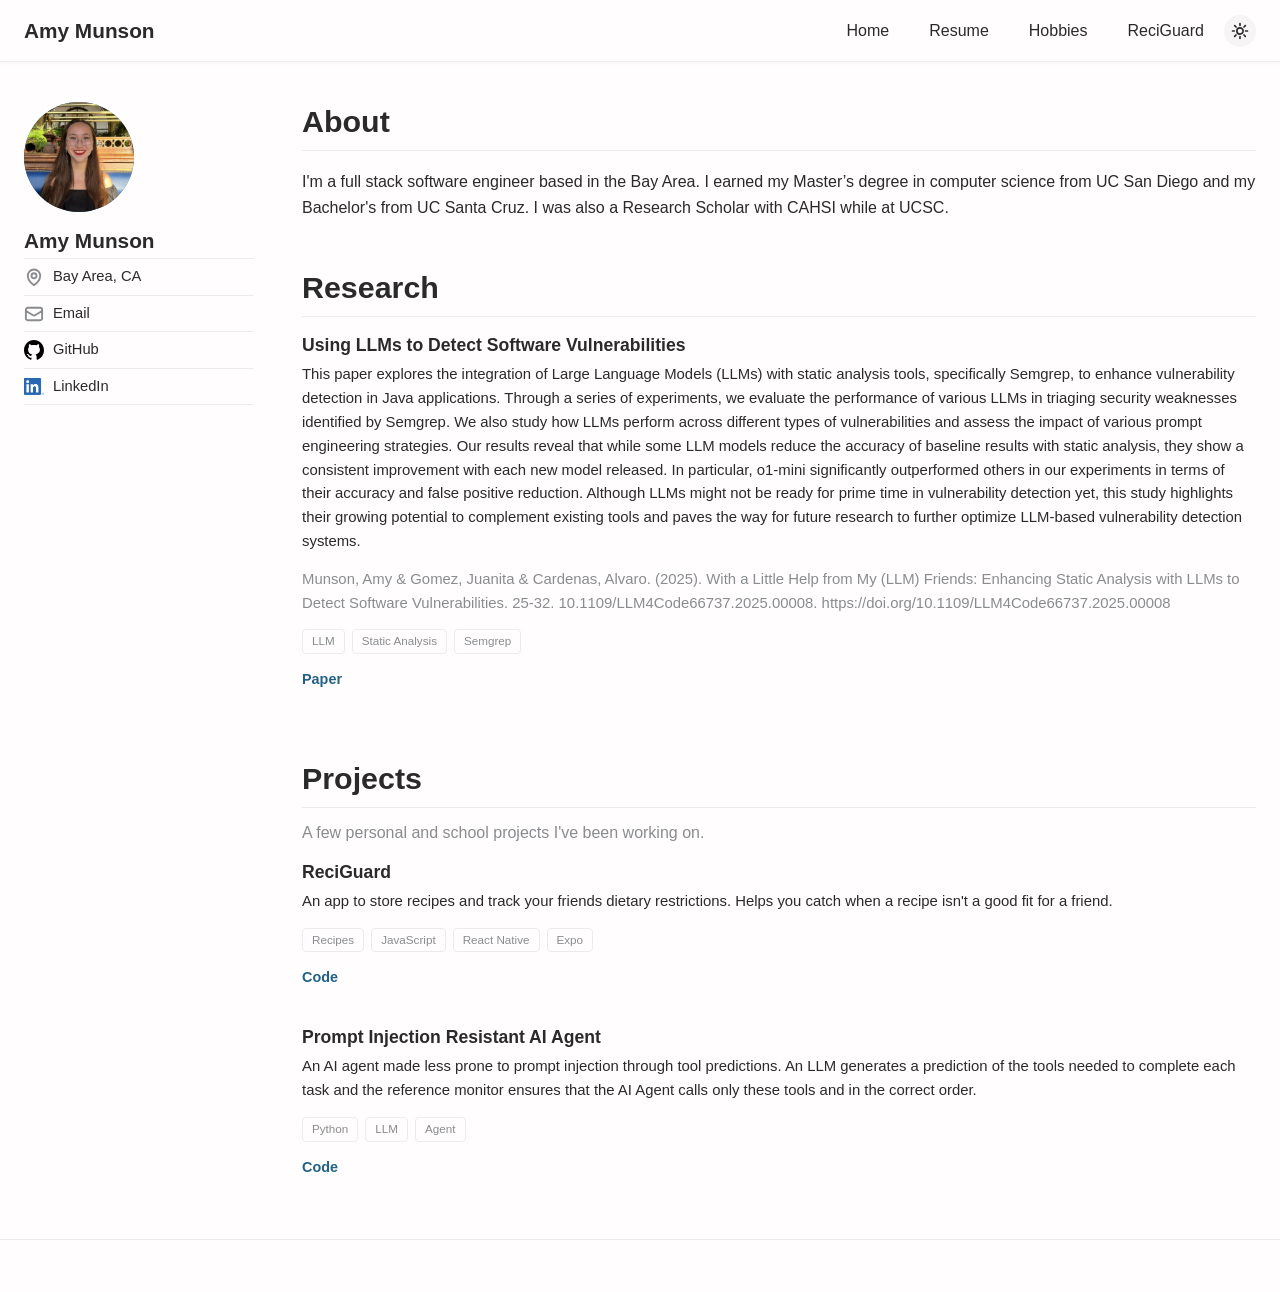
<file: index.html>
<!DOCTYPE html>
<html lang="en" data-theme="light">
<head>
  <meta charset="UTF-8" />
  <meta name="viewport" content="width=device-width, initial-scale=1.0" />
  <title>Amy Munson</title>
  <meta name="description" content="Personal site for Amy Munson. Full stack software engineer in the Bay Area that went to UCSD and UCSC." />
  <meta name="robots" content="noimageindex" />
  <meta http-equiv="Content-Security-Policy" content="default-src 'self'; style-src 'self' https://fonts.googleapis.com; font-src https://fonts.gstatic.com; img-src 'self' data:; script-src 'self'; base-uri 'self'; form-action 'none'; frame-ancestors 'none'" />
  <link rel="icon" href="data:," />
  <link rel="preconnect" href="https://fonts.googleapis.com" />
  <link rel="preconnect" href="https://fonts.gstatic.com" crossorigin />
  <link href="https://fonts.googleapis.com/css2?family=Inter:wght@400;500;600;700&display=swap" rel="stylesheet" />
  <link rel="stylesheet" href="style.css" />
</head>
<body>
  <!-- ===== Masthead / top nav ===== -->
  <header class="masthead">
    <div class="masthead-inner">
      <a class="site-title" href="#">Amy Munson</a>
      <div class="nav-cluster">
        <nav id="site-nav" class="site-nav">
          <a href="#">Home</a>
          <!-- <a href="#research">Research</a>
          <a href="#projects">Projects</a> -->
          <a href="assets/resume.pdf" target="_blank" rel="noopener nofollow">Resume</a>
          <a href="fun.html">Hobbies</a>
          <a href="reciguard/">ReciGuard</a>
        </nav>
        <button id="theme-toggle" class="theme-toggle" aria-label="Toggle color theme" title="Toggle theme">
          <span class="theme-icon" aria-hidden="true">
            <svg class="theme-icon-sun" xmlns="http://www.w3.org/2000/svg" fill="none" viewBox="0 0 24 24" stroke-width="2" stroke="currentColor">
              <path stroke-linecap="round" stroke-linejoin="round" d="M12 3v2.25m6.364.386-1.591 1.591M21 12h-2.25m-.386 6.364-1.591-1.591M12 18.75V21m-4.773-4.227-1.591 1.591M5.25 12H3m4.227-4.773L5.636 5.636M15.75 12a3.75 3.75 0 1 1-7.5 0 3.75 3.75 0 0 1 7.5 0Z" />
            </svg>
            <svg class="theme-icon-moon" xmlns="http://www.w3.org/2000/svg" fill="none" viewBox="0 0 24 24" stroke-width="2" stroke="currentColor">
              <path stroke-linecap="round" stroke-linejoin="round" d="M21.752 15.002A9.72 9.72 0 0 1 18 15.75c-5.385 0-9.75-4.365-9.75-9.75 0-1.33.266-2.597.748-3.752A9.753 9.753 0 0 0 3 11.25C3 16.635 7.365 21 12.75 21a9.753 9.753 0 0 0 9.002-5.998Z" />
            </svg>
          </span>
        </button>
        <button id="nav-toggle" class="nav-toggle" aria-label="Toggle menu" aria-expanded="false" aria-controls="site-nav">
          <span class="nav-toggle-icon" aria-hidden="true">
            <svg class="nav-icon-menu" xmlns="http://www.w3.org/2000/svg" fill="none" viewBox="0 0 24 24" stroke-width="2" stroke="currentColor">
              <path stroke-linecap="round" stroke-linejoin="round" d="M3.75 6.75h16.5M3.75 12h16.5M3.75 17.25h16.5" />
            </svg>
            <svg class="nav-icon-close" xmlns="http://www.w3.org/2000/svg" fill="none" viewBox="0 0 24 24" stroke-width="2" stroke="currentColor">
              <path stroke-linecap="round" stroke-linejoin="round" d="M6 18 18 6M6 6l12 12" />
            </svg>
          </span>
        </button>
      </div>
    </div>
  </header>

  <div id="top" class="page-wrap">
    <!-- ===== Left author sidebar ===== -->
    <aside class="author">
      <!-- Swap this <div> for <img class="author-avatar" src="avatar.jpg" alt="Amy Munson" /> when you have a photo -->
      <img class="author-avatar" src="assets/profile.jpg" alt="Amy Munson" />
      <h2 class="author-name">Amy Munson</h2>
      <!-- <p class="author-bio">Short one-liner about what you do — e.g. "Software developer building tools for the web."</p> -->

      <ul class="author-links">
        <li>
          <span class="ico">
            <svg xmlns="http://www.w3.org/2000/svg" fill="none" viewBox="0 0 24 24" strokeWidth={4} stroke="currentColor" className="size-6">
              <path strokeLinecap="round" strokeLinejoin="round" d="M15 10.5a3 3 0 1 1-6 0 3 3 0 0 1 6 0Z" />
              <path strokeLinecap="round" strokeLinejoin="round" d="M19.5 10.5c0 7.142-7.5 11.25-7.5 11.25S4.5 17.642 4.5 10.5a7.5 7.5 0 1 1 15 0Z" />
            </svg>
          </span> 
          Bay Area, CA
        </li>
        <li>
          <span class="ico">
            <svg xmlns="http://www.w3.org/2000/svg" fill="none" viewBox="0 0 24 24" strokeWidth={4} stroke="currentColor" className="size-6">
              <path strokeLinecap="round" strokeLinejoin="round" d="M21.75 6.75v10.5a2.25 2.25 0 0 1-2.25 2.25h-15a2.25 2.25 0 0 1-2.25-2.25V6.75m19.5 0A2.25 2.25 0 0 0 19.5 4.5h-15a2.25 2.25 0 0 0-2.25 2.25m19.5 0v.243a2.25 2.25 0 0 1-1.07 1.916l-7.5 4.615a2.25 2.25 0 0 1-2.36 0L3.32 8.91a2.25 2.25 0 0 1-1.07-1.916V6.75" />
            </svg>
          </span>
          <a data-email="amunson95070,gmail.com">Email</a>
        </li>
        <li>
          <img class="ico" src="assets/GitHub_Invertocat_Black.svg" data-light-src="assets/GitHub_Invertocat_Black.svg" data-dark-src="assets/GitHub_Invertocat_White.svg" alt="GitHub Logo" />
          <a href="https://github.com/amysmunson" target="_blank" rel="noopener">GitHub</a>
        </li>
        <li>
          <img class="ico" src="assets/LI-In-Bug.png" data-light-src="assets/LI-In-Bug.png" data-dark-src="assets/InBug-White.png" alt="LinkedIn Logo" />
          <a href="https://www.linkedin.com/in/amy-munson-6a7361210" target="_blank" rel="noopener">LinkedIn</a>
        </li>
      </ul>
    </aside>

    <!-- ===== Main content ===== -->
     <!-- tst -->
    <main class="content">
      <!-- About -->
      <section id="about" class="page-section">
        <h1 class="page-title">About</h1>
        <p>
          I'm a full stack software engineer based in the Bay Area. I earned my Master’s degree in computer science from UC San Diego and my Bachelor's from UC Santa Cruz. I was also a Research Scholar with CAHSI while at UCSC. 
        </p>
      </section>


      <!-- Research -->
      <section id="research" class="page-section">
        <h1 class="page-title">Research</h1> 
        <div class="grid">
          <!-- ===== Research Project card ===== -->
          <article class="card">
            <h3 class="card-title">Using LLMs to Detect Software Vulnerabilities</h3>
            <p class="card-desc">
              This paper explores the integration of Large Language Models (LLMs) with static analysis tools, specifically Semgrep, to enhance vulnerability detection in Java applications. Through a series of experiments, we evaluate the performance of various LLMs in triaging security weaknesses identified by Semgrep. We also study how LLMs perform across different types of vulnerabilities and assess the impact of various prompt engineering strategies. Our results reveal that while some LLM models reduce the accuracy of baseline results with static analysis, they show a consistent improvement with each new model released. In particular, o1-mini significantly outperformed others in our experiments in terms of their accuracy and false positive reduction. Although LLMs might not be ready for prime time in vulnerability detection yet, this study highlights their growing potential to complement existing tools and paves the way for future research to further optimize LLM-based vulnerability detection systems.
            </p>
            <p class="card-subtitle">
              Munson, Amy & Gomez, Juanita & Cardenas, Alvaro. (2025). With a Little Help from My (LLM) Friends: Enhancing Static Analysis with LLMs to Detect Software Vulnerabilities. 25-32. 10.1109/LLM4Code66737.2025.00008. 
              https://doi.org/10.1109/LLM4Code66737.2025.00008
            </p>
            <ul class="tags">
              <li>LLM</li>
              <li>Static Analysis</li>
              <li>Semgrep</li>
            </ul>
            <div class="card-links">
              <a href="https://doi.org/10.1109/LLM4Code66737.2025.00008" target="_blank" rel="noopener">Paper</a>
            </div>
          </article>
          <!-- ===== end card ===== -->
         </div>
      </section>

      
      <!-- Projects -->
      <section id="projects" class="page-section">
        <h1 class="page-title">Projects</h1>
        <p class="section-intro">A few personal and school projects I've been working on.

        <div class="grid">
          <article class="card">
            <h3 class="card-title">ReciGuard</h3>
            <p class="card-desc">
              An app to store recipes and track your friends dietary restrictions. Helps you catch when a recipe isn't a good fit for a friend.
            </p>
            <ul class="tags">
              <li>Recipes</li>
              <li>JavaScript</li>
              <li>React Native</li>
              <li>Expo</li>
            </ul>
            <div class="card-links">
              <a href="https://github.com/amysmunson/reciguard" target="_blank" rel="noopener">Code</a>
            </div>
          </article>
          <!-- ===== end card ===== -->

          <article class="card">
            <h3 class="card-title">Prompt Injection Resistant AI Agent</h3>
            <p class="card-desc">
              An AI agent made less prone to prompt injection through tool predictions. An LLM generates a prediction of the tools needed to complete each task and the reference monitor ensures that the AI Agent calls only these tools and in the correct order.
            </p>
            <ul class="tags">
              <li>Python</li>
              <li>LLM</li>
              <li>Agent</li>
            </ul>
            <div class="card-links">
              <a href="https://github.com/amysmunson/LLM_Experiments" target="_blank" rel="noopener">Code</a>
            </div>
          </article>
        </div>
      </section>
    </main>
  </div>

  <footer class="site-footer">
    <!-- <p>© <span id="year"></span> Amy Munson. Built with HTML &amp; CSS, hosted on GitHub Pages.</p> -->
  </footer>

  <script src="script.js"></script>
</body>
</html>
</file>
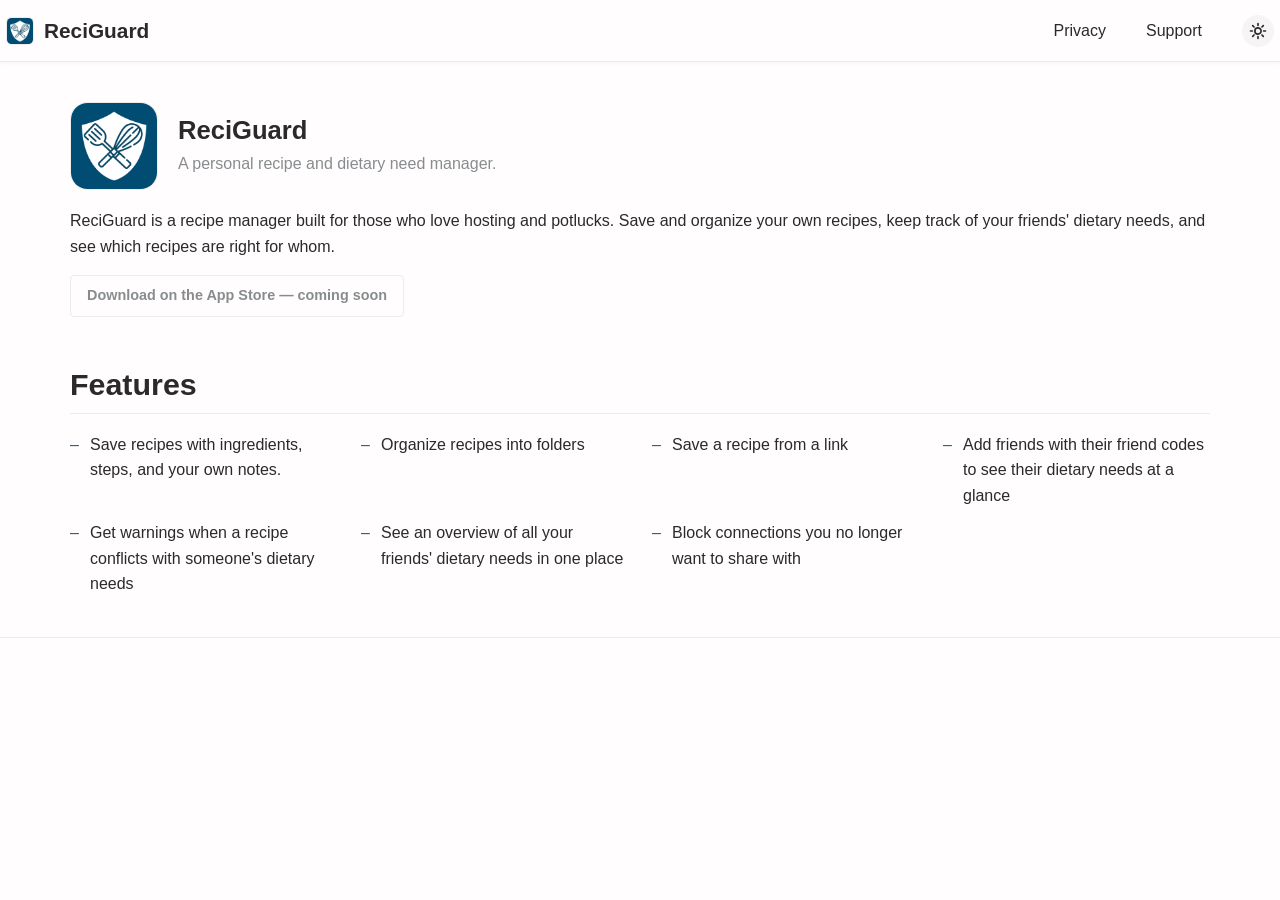
<file: reciguard/index.html>
<!DOCTYPE html>
<html lang="en" data-theme="light">
<head>
  <meta charset="UTF-8" />
  <meta name="viewport" content="width=device-width, initial-scale=1.0" />
  <title>ReciGuard</title>
  <meta name="description" content="ReciGuard is a recipe manager that helps you remember your friends' dietary needs." />
  <meta name="robots" content="noimageindex" />
  <meta http-equiv="Content-Security-Policy" content="default-src 'self'; style-src 'self' https://fonts.googleapis.com; font-src https://fonts.gstatic.com; img-src 'self' data:; script-src 'self'; base-uri 'self'; form-action 'none'; frame-ancestors 'none'" />
  <link rel="icon" href="data:," />
  <link rel="preconnect" href="https://fonts.googleapis.com" />
  <link rel="preconnect" href="https://fonts.gstatic.com" crossorigin />
  <link href="https://fonts.googleapis.com/css2?family=Inter:wght@400;500;600;700&display=swap" rel="stylesheet" />
  <link rel="stylesheet" href="/style.css" />
</head>
<body class="reciguard-page">
  <!-- ===== Masthead / top nav ===== -->
  <header class="masthead">
    <div class="masthead-inner">
      <a class="site-title app-title" href="index.html">
        <img class="app-title-icon" src="/assets/reciguard/icon.png" alt="" />
        ReciGuard
      </a>
      <nav class="site-nav-permanent">
        <a href="privacy.html">Privacy</a>
        <a href="support.html">Support</a>
        <button id="theme-toggle" class="theme-toggle" aria-label="Toggle color theme" title="Toggle theme">
          <span class="theme-icon" aria-hidden="true">
            <svg class="theme-icon-sun" xmlns="http://www.w3.org/2000/svg" fill="none" viewBox="0 0 24 24" stroke-width="2" stroke="currentColor">
              <path stroke-linecap="round" stroke-linejoin="round" d="M12 3v2.25m6.364.386-1.591 1.591M21 12h-2.25m-.386 6.364-1.591-1.591M12 18.75V21m-4.773-4.227-1.591 1.591M5.25 12H3m4.227-4.773L5.636 5.636M15.75 12a3.75 3.75 0 1 1-7.5 0 3.75 3.75 0 0 1 7.5 0Z" />
            </svg>
            <svg class="theme-icon-moon" xmlns="http://www.w3.org/2000/svg" fill="none" viewBox="0 0 24 24" stroke-width="2" stroke="currentColor">
              <path stroke-linecap="round" stroke-linejoin="round" d="M21.752 15.002A9.72 9.72 0 0 1 18 15.75c-5.385 0-9.75-4.365-9.75-9.75 0-1.33.266-2.597.748-3.752A9.753 9.753 0 0 0 3 11.25C3 16.635 7.365 21 12.75 21a9.753 9.753 0 0 0 9.002-5.998Z" />
            </svg>
          </span>
        </button>
      </nav>
    </div>
  </header>

  <div class="single-col">
    <section id="reciguard" class="page-section">
      <div class="app-hero">
        <img class="app-icon" src="/assets/reciguard/icon.png" alt="ReciGuard app icon" />
        <div class="app-hero-text">
          <h1 class="app-name">ReciGuard</h1>
          <p class="app-tagline">A personal recipe and dietary need manager.</p>
        </div>
      </div>

      <p>
        ReciGuard is a recipe manager built for those who love hosting and potlucks. Save and organize your own recipes,
        keep track of your friends' dietary needs, and see which recipes are right for whom. 
      </p>

      <!-- Placeholder: swap for the real App Store badge/link once ReciGuard is live. -->
      <a class="store-badge" aria-disabled="true">
        Download on the App Store &mdash; coming soon
      </a>
    </section>

    <section id="features" class="page-section">
      <h1 class="page-title">Features</h1>
      <ul class="feature-list">
        <li>Save recipes with ingredients, steps, and your own notes.</li>
        <li>Organize recipes into folders</li>
        <li>Save a recipe from a link</li>
        <li>Add friends with their friend codes to see their dietary needs at a glance</li>
        <li>Get warnings when a recipe conflicts with someone's dietary needs</li>
        <li>See an overview of all your friends' dietary needs in one place</li>
        <li>Block connections you no longer want to share with</li>
      </ul>
    </section>
  </div>

  <footer class="site-footer">
    <!-- <p>© <span id="year"></span> Amy Munson. Built with HTML &amp; CSS, hosted on GitHub Pages.</p> -->
  </footer>

  <script src="/script.js"></script>
</body>
</html>
</file>
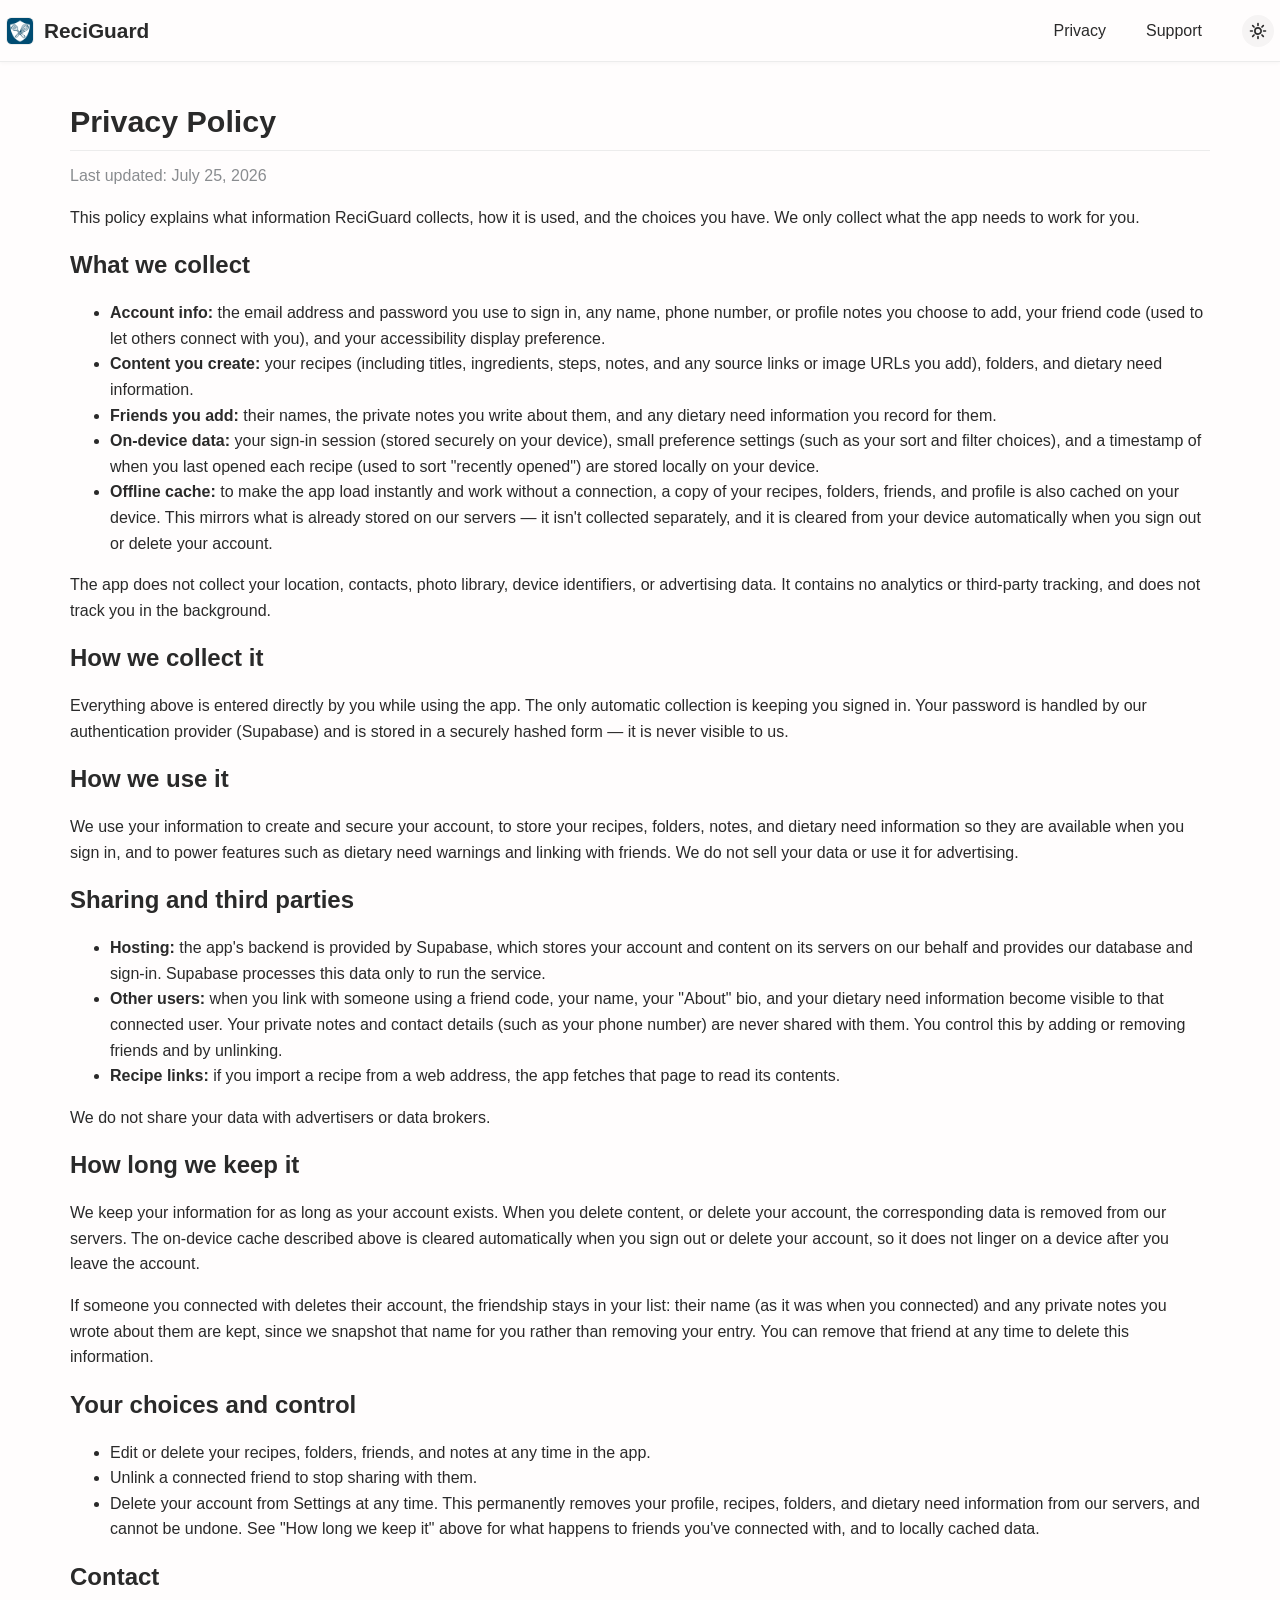
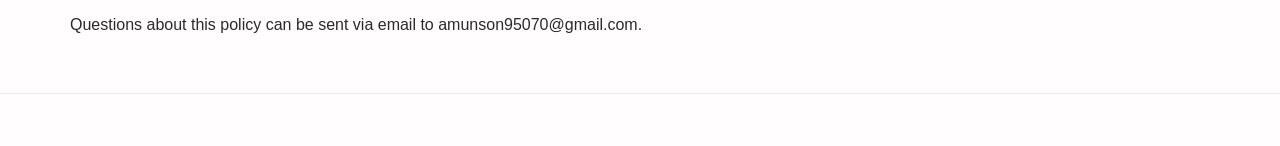
<file: reciguard/privacy.html>
<!DOCTYPE html>
<html lang="en" data-theme="light">
<head>
  <meta charset="UTF-8" />
  <meta name="viewport" content="width=device-width, initial-scale=1.0" />
  <title>ReciGuard &mdash; Privacy Policy</title>
  <meta name="description" content="Privacy policy for the ReciGuard iOS app." />
  <meta name="robots" content="noimageindex" />
  <meta http-equiv="Content-Security-Policy" content="default-src 'self'; style-src 'self' https://fonts.googleapis.com; font-src https://fonts.gstatic.com; img-src 'self' data:; script-src 'self'; base-uri 'self'; form-action 'none'; frame-ancestors 'none'" />
  <link rel="icon" href="data:," />
  <link rel="preconnect" href="https://fonts.googleapis.com" />
  <link rel="preconnect" href="https://fonts.gstatic.com" crossorigin />
  <link href="https://fonts.googleapis.com/css2?family=Inter:wght@400;500;600;700&display=swap" rel="stylesheet" />
  <link rel="stylesheet" href="/style.css" />
</head>
<body class="reciguard-page">
  <!-- ===== Masthead / top nav ===== -->
  <header class="masthead">
    <div class="masthead-inner">
      <a class="site-title app-title" href="index.html">
        <img class="app-title-icon" src="/assets/reciguard/icon.png" alt="" />
        ReciGuard
      </a>
      <nav class="site-nav-permanent">
        <a href="privacy.html">Privacy</a>
        <a href="support.html">Support</a>
        <button id="theme-toggle" class="theme-toggle" aria-label="Toggle color theme" title="Toggle theme">
          <span class="theme-icon" aria-hidden="true">
            <svg class="theme-icon-sun" xmlns="http://www.w3.org/2000/svg" fill="none" viewBox="0 0 24 24" stroke-width="2" stroke="currentColor">
              <path stroke-linecap="round" stroke-linejoin="round" d="M12 3v2.25m6.364.386-1.591 1.591M21 12h-2.25m-.386 6.364-1.591-1.591M12 18.75V21m-4.773-4.227-1.591 1.591M5.25 12H3m4.227-4.773L5.636 5.636M15.75 12a3.75 3.75 0 1 1-7.5 0 3.75 3.75 0 0 1 7.5 0Z" />
            </svg>
            <svg class="theme-icon-moon" xmlns="http://www.w3.org/2000/svg" fill="none" viewBox="0 0 24 24" stroke-width="2" stroke="currentColor">
              <path stroke-linecap="round" stroke-linejoin="round" d="M21.752 15.002A9.72 9.72 0 0 1 18 15.75c-5.385 0-9.75-4.365-9.75-9.75 0-1.33.266-2.597.748-3.752A9.753 9.753 0 0 0 3 11.25C3 16.635 7.365 21 12.75 21a9.753 9.753 0 0 0 9.002-5.998Z" />
            </svg>
          </span>
        </button>
      </nav>
    </div>
  </header>

  <div class="single-col">
    <section class="page-section">
      <h1 class="page-title">Privacy Policy</h1>
      <p class="section-intro">Last updated: July 25, 2026</p>

      <p>
        This policy explains what information ReciGuard collects, how it is used, and the
        choices you have. We only collect what the app needs to work for you.
      </p>

      <h2>What we collect</h2>
      <ul>
        <li>
          <strong>Account info:</strong> the email address and password you use to sign in, any
          name, phone number, or profile notes you choose to add, your friend code (used to let
          others connect with you), and your accessibility display preference.
        </li>
        <li>
          <strong>Content you create:</strong> your recipes (including titles, ingredients,
          steps, notes, and any source links or image URLs you add), folders, and dietary need
          information.
        </li>
        <li>
          <strong>Friends you add:</strong> their names, the private notes you write about them,
          and any dietary need information you record for them.
        </li>
        <li>
          <strong>On-device data:</strong> your sign-in session (stored securely on your device),
          small preference settings (such as your sort and filter choices), and a timestamp of
          when you last opened each recipe (used to sort "recently opened") are stored locally
          on your device.
        </li>
        <li>
          <strong>Offline cache:</strong> to make the app load instantly and work without a
          connection, a copy of your recipes, folders, friends, and profile is also cached on
          your device. This mirrors what is already stored on our servers &mdash; it isn't
          collected separately, and it is cleared from your device automatically when you sign
          out or delete your account.
        </li>
      </ul>

      <p>
        The app does not collect your location, contacts, photo library, device identifiers, or
        advertising data. It contains no analytics or third-party tracking, and does not track
        you in the background.
      </p>

      <h2>How we collect it</h2>
      <p>
        Everything above is entered directly by you while using the app. The only automatic
        collection is keeping you signed in. Your password is handled by our authentication
        provider (Supabase) and is stored in a securely hashed form &mdash; it is never visible
        to us.
      </p>

      <h2>How we use it</h2>
      <p>
        We use your information to create and secure your account, to store your recipes,
        folders, notes, and dietary need information so they are available when you sign in, and
        to power features such as dietary need warnings and linking with friends. We do not sell
        your data or use it for advertising.
      </p>

      <h2>Sharing and third parties</h2>
      <ul>
        <li>
          <strong>Hosting:</strong> the app's backend is provided by Supabase, which stores your
          account and content on its servers on our behalf and provides our database and
          sign-in. Supabase processes this data only to run the service.
        </li>
        <li>
          <strong>Other users:</strong> when you link with someone using a friend code, your
          name, your "About" bio, and your dietary need information become visible to that
          connected user. Your private notes and contact details (such as your phone number) are
          never shared with them. You control this by adding or removing friends and by
          unlinking.
        </li>
        <li>
          <strong>Recipe links:</strong> if you import a recipe from a web address, the app
          fetches that page to read its contents.
        </li>
      </ul>
      <p>We do not share your data with advertisers or data brokers.</p>

      <h2>How long we keep it</h2>
      <p>
        We keep your information for as long as your account exists. When you delete content, or
        delete your account, the corresponding data is removed from our servers. The on-device
        cache described above is cleared automatically when you sign out or delete your account,
        so it does not linger on a device after you leave the account.
      </p>
      <p>
        If someone you connected with deletes their account, the friendship stays in your list:
        their name (as it was when you connected) and any private notes you wrote about them are
        kept, since we snapshot that name for you rather than removing your entry. You can remove
        that friend at any time to delete this information.
      </p>

      <h2>Your choices and control</h2>
      <ul>
        <li>Edit or delete your recipes, folders, friends, and notes at any time in the app.</li>
        <li>Unlink a connected friend to stop sharing with them.</li>
        <li>
          Delete your account from Settings at any time. This permanently removes your profile,
          recipes, folders, and dietary need information from our servers, and cannot be undone.
          See "How long we keep it" above for what happens to friends you've connected with, and
          to locally cached data.
        </li>
      </ul>

      <h2>Contact</h2>
      <p>
        Questions about this policy can be sent via email to
        <a class="plain-link" href="mailto:amunson95070@gmail.com">amunson95070@gmail.com</a>.
      </p>
    </section>
  </div>

  <footer class="site-footer">
    <!-- <p>© <span id="year"></span> Amy Munson. Built with HTML &amp; CSS, hosted on GitHub Pages.</p> -->
  </footer>

  <script src="/script.js"></script>
</body>
</html>
</file>
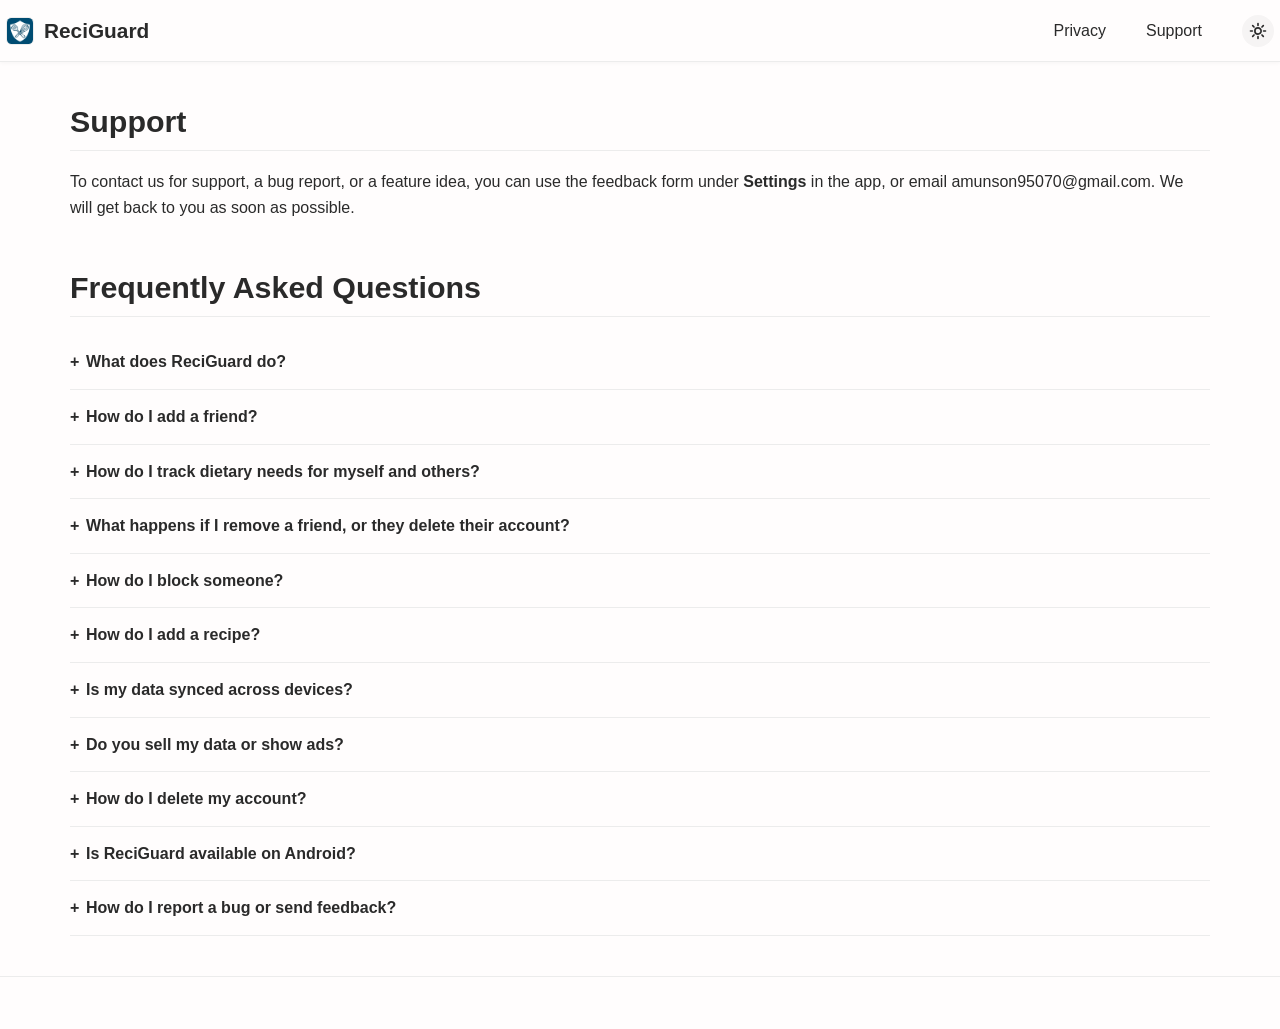
<file: reciguard/support.html>
<!DOCTYPE html>
<html lang="en" data-theme="light">
<head>
  <meta charset="UTF-8" />
  <meta name="viewport" content="width=device-width, initial-scale=1.0" />
  <title>ReciGuard &mdash; Support</title>
  <meta name="description" content="Support and frequently asked questions for the ReciGuard iOS app." />
  <meta name="robots" content="noimageindex" />
  <meta http-equiv="Content-Security-Policy" content="default-src 'self'; style-src 'self' https://fonts.googleapis.com; font-src https://fonts.gstatic.com; img-src 'self' data:; script-src 'self'; base-uri 'self'; form-action 'none'; frame-ancestors 'none'" />
  <link rel="icon" href="data:," />
  <link rel="preconnect" href="https://fonts.googleapis.com" />
  <link rel="preconnect" href="https://fonts.gstatic.com" crossorigin />
  <link href="https://fonts.googleapis.com/css2?family=Inter:wght@400;500;600;700&display=swap" rel="stylesheet" />
  <link rel="stylesheet" href="/style.css" />
</head>
<body class="reciguard-page">
  <!-- ===== Masthead / top nav ===== -->
  <header class="masthead">
    <div class="masthead-inner">
      <a class="site-title app-title" href="index.html">
        <img class="app-title-icon" src="/assets/reciguard/icon.png" alt="" />
        ReciGuard
      </a>
      <nav class="site-nav-permanent">
        <a href="privacy.html">Privacy</a>
        <a href="support.html">Support</a>
        <button id="theme-toggle" class="theme-toggle" aria-label="Toggle color theme" title="Toggle theme">
          <span class="theme-icon" aria-hidden="true">
            <svg class="theme-icon-sun" xmlns="http://www.w3.org/2000/svg" fill="none" viewBox="0 0 24 24" stroke-width="2" stroke="currentColor">
              <path stroke-linecap="round" stroke-linejoin="round" d="M12 3v2.25m6.364.386-1.591 1.591M21 12h-2.25m-.386 6.364-1.591-1.591M12 18.75V21m-4.773-4.227-1.591 1.591M5.25 12H3m4.227-4.773L5.636 5.636M15.75 12a3.75 3.75 0 1 1-7.5 0 3.75 3.75 0 0 1 7.5 0Z" />
            </svg>
            <svg class="theme-icon-moon" xmlns="http://www.w3.org/2000/svg" fill="none" viewBox="0 0 24 24" stroke-width="2" stroke="currentColor">
              <path stroke-linecap="round" stroke-linejoin="round" d="M21.752 15.002A9.72 9.72 0 0 1 18 15.75c-5.385 0-9.75-4.365-9.75-9.75 0-1.33.266-2.597.748-3.752A9.753 9.753 0 0 0 3 11.25C3 16.635 7.365 21 12.75 21a9.753 9.753 0 0 0 9.002-5.998Z" />
            </svg>
          </span>
        </button>
      </nav>
    </div>
  </header>

  <div class="single-col">
    <section class="page-section">
      <h1 class="page-title">Support</h1>
      <p>
        To contact us for support, a bug report, or a feature idea, you can use the feedback form
        under <strong>Settings</strong> in the app, or email
        <a class="plain-link" href="mailto:amunson95070@gmail.com">amunson95070@gmail.com</a>. We will get
        back to you as soon as possible. 
      </p>
    </section>

    <section class="page-section">
      <h1 class="page-title">Frequently Asked Questions</h1>

      <details class="faq-item">
        <summary>What does ReciGuard do?</summary>
        <p>
          ReciGuard is a recipe manager that helps users remember their friends' dietary needs and
          account for them when selecting a recipe. You can create profiles to keep track of different
          people's dietary needs as well as connect with friends so they can fill out their own information.
        </p>
      </details>

      <details class="faq-item">
        <summary>How do I add a friend?</summary>
        <p>
          To share your profile with someone else, go to your profile and copy or share your friend code.
          To add a friend's profile to your friends list, go to the Friends tab and either create a manual
          entry or enter your friend's code. Once you're connected, you can filter recipes based on their dietary needs.
        </p>
      </details>

      <details class="faq-item">
        <summary>How do I track dietary needs for myself and others?</summary>
        <p>
          When editing either your own profile or a friend's profile, there is the option to edit dietary needs.
          This opens a checklist of common dietary restrictions as well as the option to enter your own. Each entry
          can also have a severity level set for it. You can find these profile under the Friends tab. This information
          will be saved to the appropriate folder and can then be viewed in the Dietary Needs Overview or used to filter
          recipes and see relevant warnings.
        </p>
      </details>

      <details class="faq-item">
        <summary>What happens if I remove a friend, or they delete their account?</summary>
        <p>
          Removing a friend stops sharing your information with them and unlinks your profile from their
          personal friend entry immediately. If a friend deletes their account or stops sharing,
          their name and any private notes you wrote about them stay in your list as a
          snapshot while the information they entered is no longer available. You can remove that entry at any time.
        </p>
      </details>

      <details class="faq-item">
        <summary>How do I block someone?</summary>
        <p>
          You can block another user by clicking the link icon on the Friends tab (Sharing With). From here,
          you can block anyone you are already sharing with. If you want to block a user you are not currently
          sharing with, you can click the Blocked page from here and then select the option to Block by Friend Code. 
          Blocking another user will stop sharing with them, unlink them from any
          friend profiles you have linked to them, and prevent them from reconnecting with you.
        </p>
      </details>

      <details class="faq-item">
        <summary>How do I add a recipe?</summary>
        <p>
          Click the + button in the center of the navigation bar at the bottom of the screen and then select
          an input method to add a new recipe.
        </p>
      </details>

      <details class="faq-item">
        <summary>Is my data synced across devices?</summary>
        <p>
          Yes. Your recipes, folders, and friends are stored securely with our backend provider
          and are available whenever you sign in.
        </p>
      </details>

      <details class="faq-item">
        <summary>Do you sell my data or show ads?</summary>
        <p>
          No. ReciGuard has no ads and never sells or shares your data with
          third-party advertisers. See the <a href="privacy.html">Privacy Policy</a> for more details.
        </p>
      </details>

      <details class="faq-item">
        <summary>How do I delete my account?</summary>
        <p>
          Open the Settings tab in the app and choose Delete Account. This permanently removes your profile,
          recipes, folders, and dietary information and cannot be undone.
        </p>
      </details>

      <details class="faq-item">
        <summary>Is ReciGuard available on Android?</summary>
        <p>
          ReciGuard is currently only available for iOS. Let us know if you would like to see an Android version
          and we will consider it for future development.
        </p>
      </details>

      <details class="faq-item">
        <summary>How do I report a bug or send feedback?</summary>
        <p>
          Use the feedback form under Settings in the app, or email
          <a class="plain-link" href="mailto:amunson95070@gmail.com">amunson95070@gmail.com</a>.
        </p>
      </details>
    </section>
  </div>

  <footer class="site-footer">
    <!-- <p>© <span id="year"></span> Amy Munson. Built with HTML &amp; CSS, hosted on GitHub Pages.</p> -->
  </footer>

  <script src="/script.js"></script>
</body>
</html>
</file>
<file: style.css>
/* =================================================================
   EDIT YOUR PALETTE HERE — change these and the whole site recolors.
   Only the values below are meant to be touched day-to-day.
   ================================================================= */
:root {
  /* Brand / accent */
  --brand:        #236188;
  --brand-hover:  rgb(26, 65, 116);
  --brand-light:  #bedff6;

  /* ---- Light theme ---- */
  --l-bg:      #fffdfd;   /* page background */
  --l-surface: #f6f4f4;   /* cards / sidebar */
  --l-text:    #2a2a2a;   /* main text */
  --l-muted:   #898c8f;   /* secondary / meta text */
  --l-border:  #ececec;   /* hairlines, card borders */

  /* ---- Dark theme ---- */
  --d-bg:      #0f1419;
  --d-surface: #161b22;
  --d-text:    #d7dde3;
  --d-muted:   #9198a1;
  --d-border:  #2a313c;
}
/* ===== end palette — usually no need to edit below this line ===== */

/* Map the active theme onto neutral names the rest of the CSS uses. */
html[data-theme="light"] {
  --bg: var(--l-bg); --surface: var(--l-surface); --text: var(--l-text);
  --muted: var(--l-muted); --border: var(--l-border);
}
html[data-theme="dark"] {
  --bg: var(--d-bg); --surface: var(--d-surface); --text: var(--d-text);
  --muted: var(--d-muted); --border: var(--d-border);
}

:root {
  --page-width: 1400px;
  --sidebar-width: 230px;
  --radius: 4px;
  --transition: 140ms ease;
}

/* ---------- Base ---------- */
* { box-sizing: border-box; }
html { scroll-behavior: smooth; }

body {
  margin: 0;
  font-family: "Inter", -apple-system, BlinkMacSystemFont, "Segoe UI",
               Helvetica, Arial, sans-serif;
  font-size: 16px;
  line-height: 1.6;
  background: var(--bg);
  color: var(--text);
  -webkit-font-smoothing: antialiased;
  transition: background var(--transition), color var(--transition);
}

h1, h2, h3 { line-height: 1.25; font-weight: 700; }
p { margin: 0 0 1em; }

a { color: var(--brand); text-decoration: none; }
a:hover { color: var(--brand-hover); text-decoration: underline; font-weight: 500; }

.plain-link { color: var(--text); }
.plain-link:hover { color: var(--text); }

/* ---------- Masthead / top nav ---------- */
.masthead {
  position: sticky;
  top: 0;
  z-index: 10;
  background: var(--bg);
  border-bottom: 1px solid var(--border);
  box-shadow: 0 1px 4px rgba(0, 0, 0, 0.04);
}
.masthead-inner {
  position: relative;
  max-width: var(--page-width);
  margin: 0 auto;
  padding: 14px 24px;
  display: flex;
  align-items: center;
  justify-content: space-between;
}
.site-title { font-weight: 700; font-size: 1.3rem; color: var(--text); }
.site-title:hover { text-decoration: none; color: var(--brand); font-weight: 700; }

.app-title { display: inline-flex; align-items: center; gap: 10px; }
.app-title-icon { width: 28px; height: 28px; border-radius: 20%; border: 1px solid var(--border); }

.nav-cluster { display: flex; align-items: center; gap: 20px; }

.site-nav, .site-nav-permanent { display: flex; align-items: center; gap: 40px; }
.site-nav a, .site-nav-permanent a { color: var(--text); font-weight: 500; }
.site-nav a:hover, .site-nav-permanent a:hover { color: var(--brand); text-decoration: none; }

.nav-toggle {
  display: none;
  align-items: center; justify-content: center;
  width: 36px; height: 36px;
  border: 0; border-radius: 50%;
  background: transparent;
  color: var(--text);
  cursor: pointer;
}
.nav-toggle:hover { background: var(--surface); }
.nav-toggle-icon { display: inline-flex; width: 1.4rem; height: 1.4rem; }
.nav-toggle-icon svg { width: 100%; height: 100%; }
.nav-icon-close { display: none; }
.nav-toggle[aria-expanded="true"] .nav-icon-menu { display: none; }
.nav-toggle[aria-expanded="true"] .nav-icon-close { display: block; }

.theme-toggle {
  display: inline-flex; align-items: center; justify-content: center;
  width: 32px; height: 32px;
  border: 0px solid var(--border);
  border-radius: 50%;
  background: var(--surface);
  cursor: pointer;
  transition: background-color 0.25s ease;
}
.theme-toggle:hover { background: var(--brand-light); }
html[data-theme="dark"]  .theme-toggle:hover { background: var(--brand); }

.theme-toggle:focus-visible { outline: 2px solid var(--brand-light); }
html[data-theme="dark"]  .theme-toggle:focus-visible { outline: 2px solid var(--brand); }

.theme-icon {
  display: inline-flex;
  align-items: center;
  justify-content: center;
  width: 1.25rem;
  height: 1.25rem;
  line-height: 1;
  color: var(--text);
}
.theme-icon-sun {
  width: 1.25rem;
  height: 1.25rem;
  display: block;
}
.theme-icon-moon {
  width: 1.25rem;
  height: 1.25rem;
  display: none;
}
html[data-theme="light"] .theme-icon-sun { display: block; }
html[data-theme="light"] .theme-icon-moon { display: none; }
html[data-theme="dark"] .theme-icon-sun { display: none; }
html[data-theme="dark"] .theme-icon-moon { display: block; }

/* ---------- Two-column page layout ---------- */
.page-wrap {
  max-width: var(--page-width);
  margin: 0 auto;
  padding: 40px 24px;
  display: grid;
  grid-template-columns: var(--sidebar-width) 1fr;
  gap: 48px;
  align-items: start;
}

/* ---------- Author sidebar ---------- */
.author { position: sticky; top: 90px; text-align: left; }

.author-avatar {
  width: 110px; height: 110px;
  border-radius: 50%;
  margin-bottom: 16px;
  display: flex; align-items: center; justify-content: center;
  font-size: 2.2rem; font-weight: 700; letter-spacing: 0.02em;
  color: #fff;
  background: var(--brand);
  object-fit: cover;            /* applies if you swap in an <img> */
}

.author-name { margin: 0 0 4px; font-size: 1.3rem; }
.author-bio { margin: 0 0 18px; color: var(--muted); font-size: 0.92rem; line-height: 1.5; }

.author-links { list-style: none; padding: 0; margin: 0; }
.author-links li {
  display: flex; align-items: center; gap: 9px;
  padding: 6px 0;
  color: var(--text);
  font-size: 0.92rem;
  border-top: 1px solid var(--border);
}
.author-links li:last-child { border-bottom: 1px solid var(--border); }
.author-links a { color: inherit; }
.author-links a:hover { color: var(--brand); }
.ico {
  display: inline-flex; align-items: center; justify-content: center;
  width: 20px; font-size: 0.95rem; color: var(--muted);
  font-style: normal; font-weight: 600;
}
.ico svg {
  width: 100%;
  height: 100%;
  stroke-width: 2.25;
}

/* ---------- Main content ---------- */
.content { min-width: 0; }
.page-section { margin-bottom: 48px; }
.page-section:last-child { margin-bottom: 0; }

.page-title {
  font-size: 1.9rem;
  margin: 0 0 18px;
  padding-bottom: 10px;
  border-bottom: 1px solid var(--border);
}
.section-intro { color: var(--muted); margin-top: -6px; }

/* ---------- Project cards ---------- */
.grid {
  display: grid;
  grid-template-columns: repeat(auto-fill, minmax(100%, 1fr));
  gap: 18px;
}
.card {
  background: var(--background);
  border: 0px;
  border-radius: var(--radius);
  padding: 0px;
  padding-bottom: 20px;
}
.card-title { margin: 0 0 6px; font-size: 1.1rem; }
.card-desc { color: var(--text); margin: 0 0 14px; font-size: 0.93rem; }
.card-subtitle { color: var(--muted); margin: 0 0 14px; font-size: 0.93rem; }

.tags { list-style: none; display: flex; flex-wrap: wrap; gap: 7px; padding: 0; margin: 0 0 14px; }
.tags li {
  font-size: 0.73rem; font-weight: 500; color: var(--muted);
  border: 1px solid var(--border); border-radius: var(--radius); padding: 2px 9px;
}
.card-links { display: flex; gap: 16px; font-weight: 600; font-size: 0.9rem; }

/* ---------- Hobby Gallery ---------- */
.gallery {
  display: grid;
  grid-template-columns: repeat(auto-fill, minmax(240px, 1fr));
  gap: 18px;
}
.gallery-card {
  display: grid;
  grid-template-rows: minmax(0, 1fr) auto;
  overflow: hidden;
  background: var(--surface);
  border: 0px;
  border-radius: 0;
  padding: 0;
  margin: 8px;
  transition: border-color var(--transition), box-shadow var(--transition);
}
.gallery-card img {
  width: 100%;
  height: 100%;
  display: block;
  object-fit: cover;
  aspect-ratio: 3 / 4;
}
.gallery-card-caption {
  padding: 10px 12px 12px;
  color: var(--muted);
  font-size: 0.88rem;
  line-height: 1.4;
}

.gallery-card-horizontal {
  display: grid;
  grid-template-rows: minmax(0, 1fr) auto;
  overflow: hidden;
  background: var(--surface);
  border: 0px;
  border-radius: 0;
  padding: 0;
  margin: 8px;
  transition: border-color var(--transition), box-shadow var(--transition);
}

.gallery-card-horizontal img {
  width: 100%;
  height: 100%;
  display: block;
  object-fit: cover;
  aspect-ratio: 4 / 3;
}

/* ---------- Footer ---------- */
.site-footer {
  border-top: 1px solid var(--border);
  padding: 26px 24px;
  text-align: center;
  color: var(--muted);
  font-size: 0.88rem;
}

/* ---------- Single-column utility pages (app support / legal) ---------- */
.single-col {
  max-width: 720px;
  margin: 0 auto;
  padding: 40px 24px;
}

/* ReciGuard pages get a much narrower side gutter than the rest of the site,
   and the content column fills most of the viewport instead of a fixed 720px. */
.reciguard-page .masthead-inner,
.reciguard-page .single-col {
  padding-left: 6px;
  padding-right: 6px;
}
.reciguard-page .single-col {
  width: 90%;
  max-width: none;
}

/* ---------- App hero ---------- */
.app-hero {
  display: flex;
  align-items: center;
  gap: 20px;
  margin-bottom: 18px;
}
.app-icon {
  width: 88px;
  height: 88px;
  border-radius: 20%;
  border: 1px solid var(--border);
  flex-shrink: 0;
}
.app-hero-text .app-name { margin: 0 0 4px; font-size: 1.6rem; }
.app-hero-text .app-tagline { margin: 0; color: var(--muted); }

.app-badge {
  display: inline-block;
  font-size: 0.78rem;
  font-weight: 600;
  color: var(--muted);
  border: 1px solid var(--border);
  border-radius: var(--radius);
  padding: 3px 10px;
  margin-bottom: 18px;
}

.store-badge {
  display: inline-flex;
  align-items: center;
  gap: 8px;
  border: 1px solid var(--border);
  border-radius: var(--radius);
  padding: 8px 16px;
  color: var(--muted);
  font-weight: 600;
  font-size: 0.9rem;
  cursor: default;
}
.store-badge:hover { cursor: pointer; }

.feature-list {
  list-style: none;
  padding: 0;
  margin: 0;
  display: grid;
  grid-template-columns: repeat(auto-fill, minmax(260px, 1fr));
  gap: 12px 24px;
}
.feature-list li {
  padding-left: 20px;
  position: relative;
}
.feature-list li::before {
  content: "\2013";
  position: absolute;
  left: 0;
  color: var(--brand);
}

.page-links { display: flex; gap: 20px; font-weight: 600; }

/* ---------- FAQ accordion ---------- */
.faq-item {
  border-bottom: 1px solid var(--border);
  padding: 14px 0;
}
.faq-item summary {
  cursor: pointer;
  font-weight: 600;
  list-style: none;
}
.faq-item summary::-webkit-details-marker { display: none; }
.faq-item summary::before {
  content: "+";
  display: inline-block;
  width: 16px;
  color: var(--text);
  font-weight: 700;
}
.faq-item[open] summary::before { content: "\2212"; }
.faq-item p {
  margin: 10px 0 0 16px;
  color: var(--muted);
}

/* ---------- Responsive: collapsible nav + horizontal author bar ---------- */
@media (max-width: 760px) {
  .page-wrap { grid-template-columns: 1fr; gap: 24px; }

  /* Author sidebar becomes a horizontal strip: no photo/name, just the links. */
  .author { position: static; text-align: center; }
  .author-avatar, .author-name, .author-bio { display: none; }
  .author-links {
    display: flex;
    flex-direction: row;
    flex-wrap: wrap;
    justify-content: center;
    column-gap: 20px;
    row-gap: 4px;
  }
  .author-links li {
    justify-content: center;
    padding: 2px 0;
    border-top: 0;
  }
  .author-links li:last-child { border-bottom: 0; }

  /* Nav collapses behind a menu button. */
  .nav-toggle { display: inline-flex; }
  .site-nav {
    display: none;
    position: absolute;
    top: 100%;
    left: 0;
    right: 0;
    flex-direction: column;
    align-items: stretch;
    gap: 0;
    padding: 8px 24px 16px;
    background: var(--bg);
    border-bottom: 1px solid var(--border);
    box-shadow: 0 4px 10px rgba(0, 0, 0, 0.06);
  }
  .site-nav.is-open { display: flex; }
  .site-nav a {
    padding: 12px 0;
    border-top: 1px solid var(--border);
  }
  .nav-cluster { gap: 14px; }

  /* ReciGuard nav never collapses, so give it room to wrap instead of
     overflowing the header on narrow screens. */
  .site-nav-permanent {
    gap: 14px;
    flex-wrap: wrap;
    justify-content: flex-end;
    row-gap: 6px;
  }

  .app-hero { flex-direction: column; text-align: center; }
}
</file>
